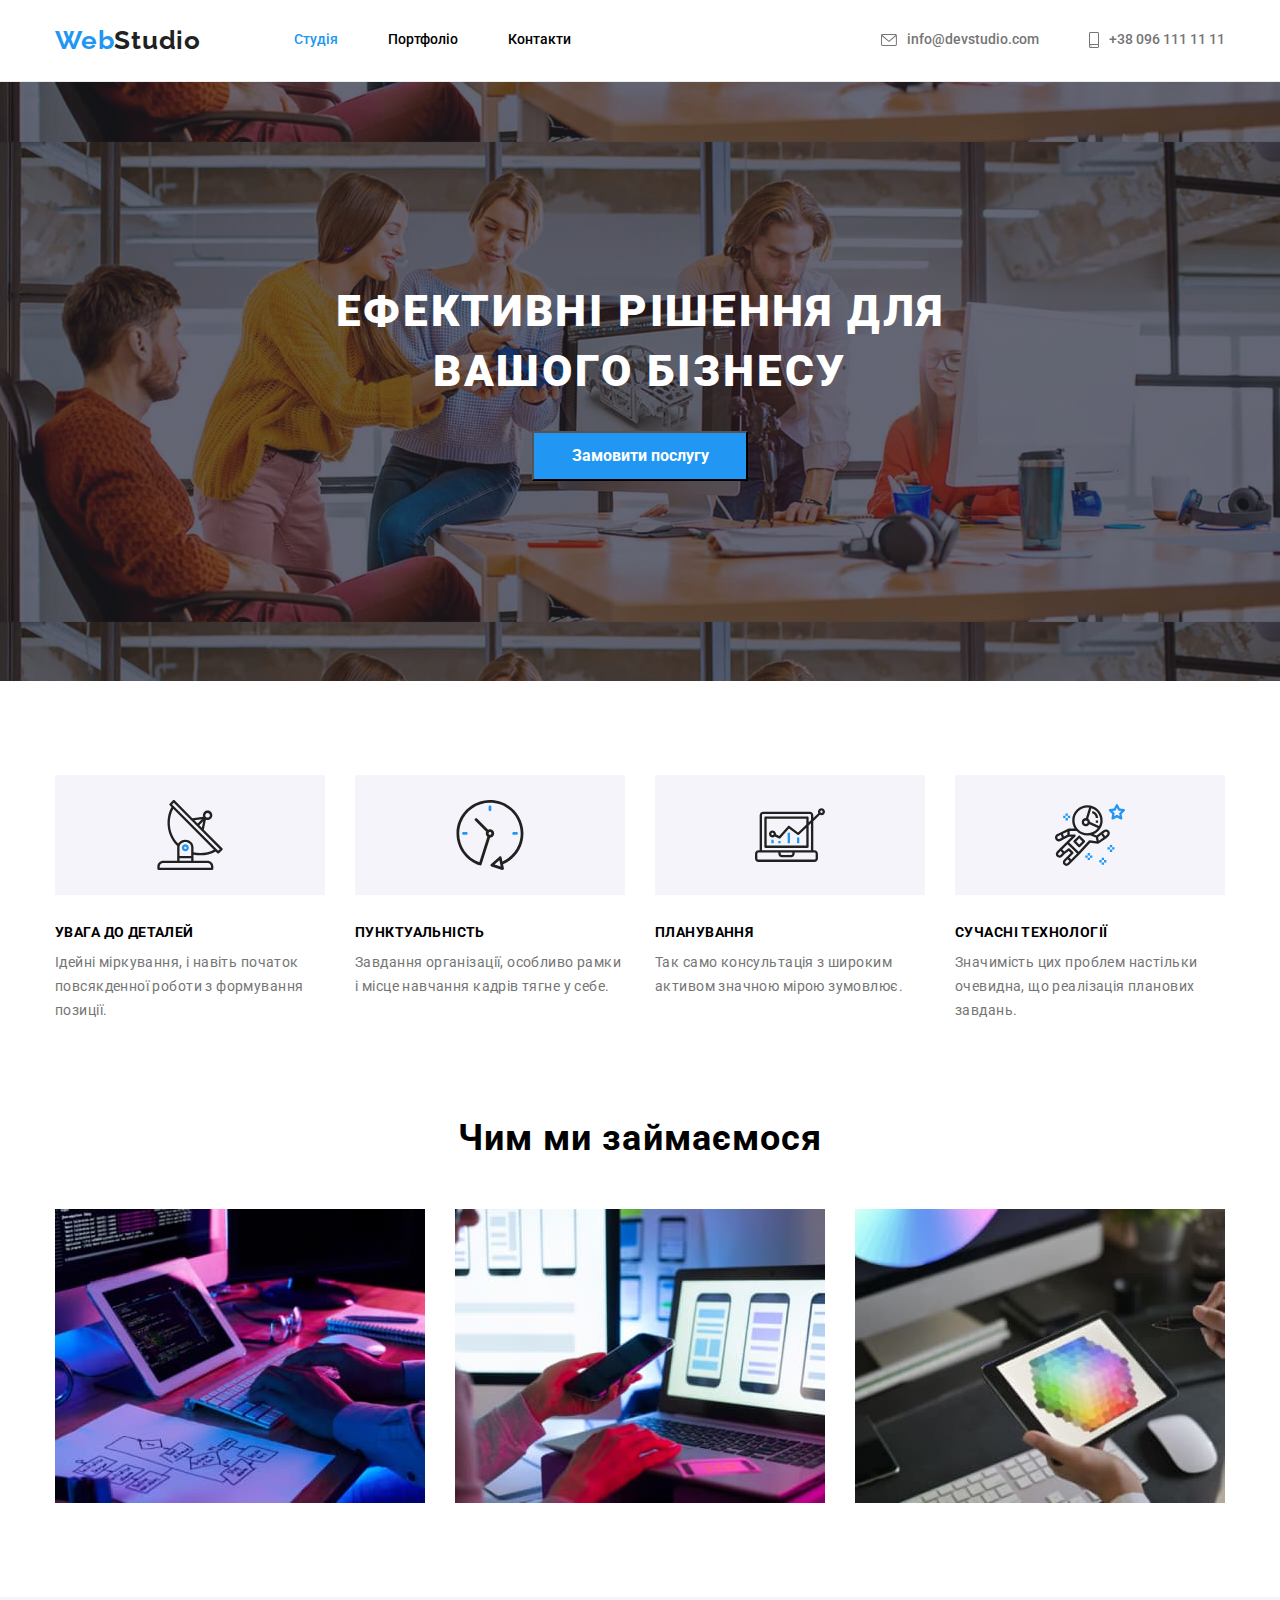
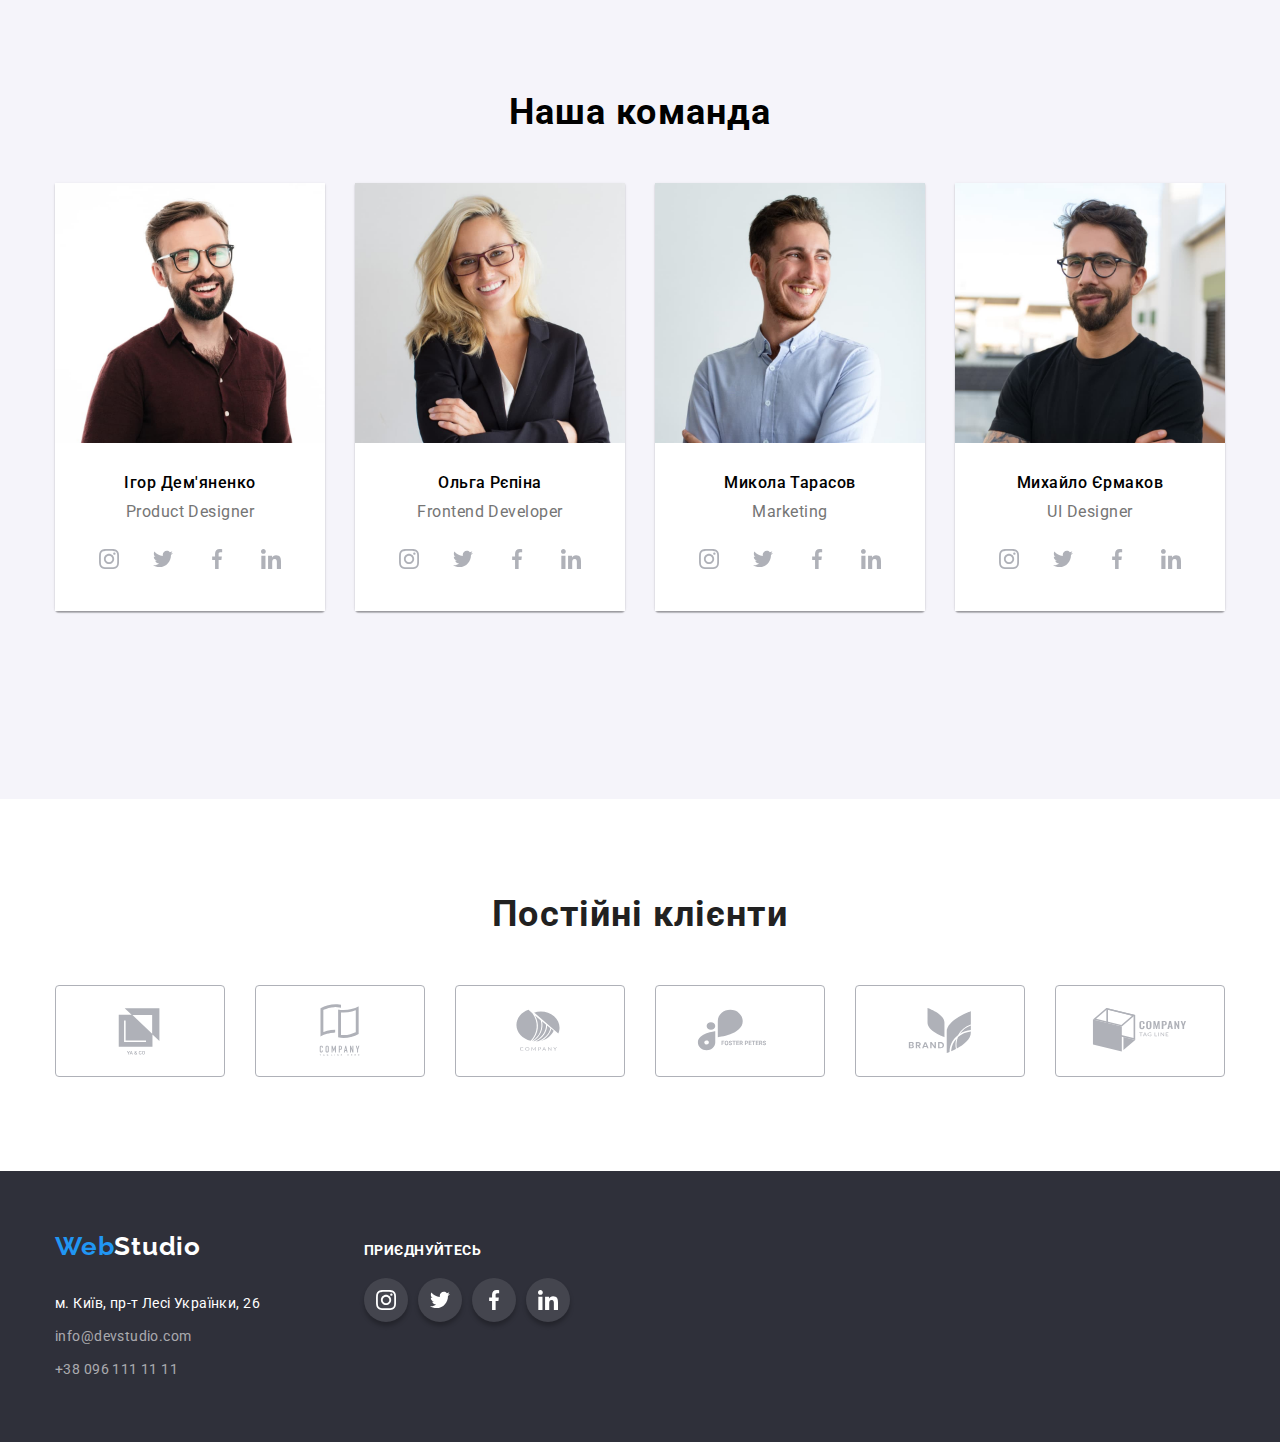
<file: index.html>
<!DOCTYPE html>
<html lang="uk">

<head>
  <meta charset="UTF-8" />
  <meta http-equiv="X-UA-Compatible" content="IE=edge" />
  <meta name="viewport" content="width=device-width, initial-scale=1.0" />
  <title>Web Studio</title>
  <link href="https://fonts.googleapis.com/css2?family=Raleway:wght@700&family=Roboto:wght@400;500;700;900&display=swap"
    rel="stylesheet" />
  <link rel="stylesheet"
    href="https://cdnjs.cloudflare.com/ajax/libs/modern-normalize/1.1.0/modern-normalize.min.css" />
  <link rel="stylesheet" href="./css/style.css" />
</head>

<body>
  <!-- Шапка сайта -->
  <header>
    <div class="container main-block">
      <nav class="logo-block">

        <a href="./index.html" class="logo">
          <span class="logo-firstwords">Web</span>Studio
        </a>

        <ul class="blocks">
          <li class="item"><a href="" class="nav-links-stud">Студія</a></li>
          <li class="item"><a href="./portfolio.html" class="nav-links">Портфоліо</a></li>
          <li class="item"><a href="" class="nav-links">Контакти</a></li>
        </ul>
      </nav>
      <ul class="second-blocks">
        <li class="item">

          <a href="mailto:info@devstudio.com" class="nav-links tlf">
            <svg class="special-icon" width="16" height="12">
              <use href="./Image/icons.svg#icon-envelope"></use>
            </svg>
            info@devstudio.com
          </a>
        </li>
        <li class="item">
          <a href="tel:+380961111111" class="nav-links tlf">
            <svg class="special-icon" width="10" height="16">
              <use href="./Image/icons.svg#icon-smartphone"></use>
            </svg>
            +38 096 111 11 11</a>
        </li>
      </ul>
    </div>
  </header>
  <main>
    <!-- Герой. Первая секция -->
    <section class="hero section">
      <div class="container">
        <h1 class="hero-topic">Ефективні рішення для вашого бізнесу</h1>

        <button type="button" class="btn-hero">Замовити послугу</button>
      </div>
    </section>
    <!-- Вторая секция -->

    <section class="section paramt-section">
      <div class="container">
        <!-- <h2>Друга секція про те як ми працюємо</h2> -->
        <ul class="second-part">
          <li class="second-link">
            <div class="item-part">
              <svg class="item-icon" width="70" height="70">
                <use href="./Image/icons.svg#icon-antenna"></use>
              </svg>
            </div>
            <h3 class="advant">УВАГА ДО ДЕТАЛЕЙ</h3>
            <p class="advant-text">
              Ідейні міркування, і навіть початок повсякденної роботи з
              формування позиції.
            </p>
          </li>
          <li class="second-link">
            <div class="item-part">
              <svg class="item-icon" width="70" height="70">
                <use href="./Image/icons.svg#icon-clock"></use>
              </svg>
            </div>
            <h3 class="advant">ПУНКТУАЛЬНІСТЬ</h3>
            <p class="advant-text">
              Завдання організації, особливо рамки і місце навчання кадрів тягне
              у себе.
            </p>
          </li>
          <li class="second-link">
            <div class="item-part">
              <svg class="item-icon" width="70" height="70">
                <use href="./Image/icons.svg#icon-diagram"></use>
              </svg>
            </div>
            <h3 class="advant">ПЛАНУВАННЯ</h3>
            <p class="advant-text">
              Так само консультація з широким активом значною мірою зумовлює.
            </p>
          </li>
          <li class="second-link">
            <div class="item-part">
              <svg class="item-icon" width="70" height="70">
                <use href="./Image/icons.svg#icon-astronaut"></use>
              </svg>
            </div>
            <h3 class="advant">СУЧАСНІ ТЕХНОЛОГІЇ</h3>
            <p class="advant-text">
              Значимість цих проблем настільки очевидна, що реалізація планових
              завдань.
            </p>
          </li>
        </ul>
      </div>
    </section>

    <!-- Третья секция -->

    <section class="section">
      <div class="container">
        <h2 class="about-us">Чим ми займаємося</h2>
        <ul class="third-blocks">
          <li class="three-item">
            <img src="./Image/box1.jpg" alt="Робота з моноблоком" width="370" class="picter-four" />
          </li>
          <li class="three-item">
            <img src="./Image/box2.jpg" alt="Робота з лептопом" width="370" class="picter-four" />
          </li>
          <li class="three-item">
            <img src="./Image/box3.jpg" alt="Робота з планшетом" width="370" class="picter-four" />
          </li>
        </ul>
      </div>
    </section>

    <!-- Четвертая секция -->

    <section class="section sectoin-color">
      <div class="container">

        <h2 class="about-us">Наша команда</h2>
        <ul class="fourth-blocks">
          <li class="fourth-item">
            <img src="./Image/img1.jpg" alt="Ігор Дем'яненко" width="270" class="foto-team" />
            <div class="name-prof">
              <h3 class="team">Ігор Дем'яненко</h3>
              <p class="team-prof">Product Designer</p>
              <ul class="social-list">
                <li class="social-item">
                  <a href="" class="social-link">
                    <svg class="social-icon" width="20" height="20">
                      <use href="./Image/icons.svg#icon-instagram"></use>
                    </svg>
                  </a>
                </li>
                <li class="social-item">
                  <a href="" class="social-link">
                    <svg class="social-icon" width="20" height="20">
                      <use href="./Image/icons.svg#icon-twitter"></use>
                    </svg>
                  </a>
                </li>
                <li class="social-item">
                  <a href="" class="social-link">
                    <svg class="social-icon" width="20" height="20">
                      <use href="./Image/icons.svg#icon-facebook"></use>
                    </svg>
                  </a>
                </li>
                <li class="social-item">
                  <a href="" class="social-link">
                    <svg class="social-icon" width="20" height="20">
                      <use href="./Image/icons.svg#icon-linkedin"></use>
                    </svg>
                  </a>
                </li>
              </ul>
            </div>
          </li>
          <li class="fourth-item">
            <img src="./Image/img2.jpg" alt="Ольга Рєпіна" width="270" class="foto-team" />
            <div class="name-prof">
              <h3 class="team">Ольга Рєпіна</h3>
              <p class="team-prof">Frontend Developer</p>
              <ul class="social-list">
                <li class="social-item">
                  <a href="" class="social-link">
                    <svg class="social-icon" width="20" height="20">
                      <use href="./Image/icons.svg#icon-instagram"></use>
                    </svg>
                  </a>
                </li>
                <li class="social-item">
                  <a href="" class="social-link">
                    <svg class="social-icon" width="20" height="20">
                      <use href="./Image/icons.svg#icon-twitter"></use>
                    </svg>
                  </a>
                </li>
                <li class="social-item">
                  <a href="" class="social-link">
                    <svg class="social-icon" width="20" height="20">
                      <use href="./Image/icons.svg#icon-facebook"></use>
                    </svg>
                  </a>
                </li>
                <li class="social-item">
                  <a href="" class="social-link">
                    <svg class="social-icon" width="20" height="20">
                      <use href="./Image/icons.svg#icon-linkedin"></use>
                    </svg>
                  </a>
                </li>
              </ul>
            </div>
          </li>
          <li class="fourth-item">
            <img src="./Image/img3.jpg" alt="Микола Тарасов" width="270" class="foto-team" />
            <div class="name-prof">
              <h3 class="team">Микола Тарасов</h3>
              <p class="team-prof">Marketing</p>
              <ul class="social-list">
                <li class="social-item">
                  <a href="" class="social-link">
                    <svg class="social-icon" width="20" height="20">
                      <use href="./Image/icons.svg#icon-instagram"></use>
                    </svg>
                  </a>
                </li>
                <li class="social-item">
                  <a href="" class="social-link">
                    <svg class="social-icon" width="20" height="20">
                      <use href="./Image/icons.svg#icon-twitter"></use>
                    </svg>
                  </a>
                </li>
                <li class="social-item">
                  <a href="" class="social-link">
                    <svg class="social-icon" width="20" height="20">
                      <use href="./Image/icons.svg#icon-facebook"></use>
                    </svg>
                  </a>
                </li>
                <li class="social-item">
                  <a href="" class="social-link">
                    <svg class="social-icon" width="20" height="20">
                      <use href="./Image/icons.svg#icon-linkedin"></use>
                    </svg>
                  </a>
                </li>
              </ul>
            </div>
          </li>
          <li class="fourth-item">
            <img src="./Image/img4.jpg" alt="Михайло Єрмаков" width="270" class="foto-team" />
            <div class="name-prof">
              <h3 class="team">Михайло Єрмаков</h3>
              <p class="team-prof">UI Designer</p>
              <ul class="social-list">
                <li class="social-item">
                  <a href="" class="social-link">
                    <svg class="social-icon" width="20" height="20">
                      <use href="./Image/icons.svg#icon-instagram"></use>
                    </svg>
                  </a>
                </li>
                <li class="social-item">
                  <a href="" class="social-link">
                    <svg class="social-icon" width="20" height="20">
                      <use href="./Image/icons.svg#icon-twitter"></use>
                    </svg>
                  </a>
                </li>
                <li class="social-item">
                  <a href="" class="social-link">
                    <svg class="social-icon" width="20" height="20">
                      <use href="./Image/icons.svg#icon-facebook"></use>
                    </svg>
                  </a>
                </li>
                <li class="social-item">
                  <a href="" class="social-link">
                    <svg class="social-icon" width="20" height="20">
                      <use href="./Image/icons.svg#icon-linkedin"></use>
                    </svg>
                  </a>
                </li>
              </ul>
            </div>
          </li>
        </ul>
      </div>
    </section>

    <!-- П`ята секція -->

    <section class="section">
      <div class="container">
        <h2 class="client-forever">Постійні клієнти</h2>


        <ul class="compani">
          <li class="compani-item">
            <a href="" class="compani-link">
              <svg class="compani-icon" width="106" height="60">
                <use href="./Image/icons.svg#icon-Logo"></use>
              </svg>
            </a>
          </li>
          <li class="compani-item">
            <a href="" class="compani-link">
              <svg class="compani-icon" width="106" height="60">
                <use href="./Image/icons.svg#icon-Logo_2"></use>
              </svg>
            </a>
          </li>
          <li class="compani-item">
            <a href="" class="compani-link">
              <svg class="compani-icon" width="106" height="60">
                <use href="./Image/icons.svg#icon-Logo_3"></use>
              </svg>
            </a>
          </li>
          <li class="compani-item">
            <a href="" class="compani-link">
              <svg class="compani-icon" width="106" height="60">
                <use href="./Image/icons.svg#icon-Logo_4"></use>
              </svg>
            </a>
          </li>
          <li class="compani-item">
            <a href="" class="compani-link">
              <svg class="compani-icon" width="106" height="60">
                <use href="./Image/icons.svg#icon-Logo_5"></use>
              </svg>
            </a>
          </li>
          <li class="compani-item">
            <a href="" class="compani-link">
              <svg class="compani-icon" width="106" height="60">
                <use href="./Image/icons.svg#icon-Logo_6"></use>
              </svg>
            </a>
          </li>
        </ul>
      </div>

    </section>

  </main>
  <!-- Футер -->
  <footer class="bgrfoot-color">
    <div class="container foot-conter">
      <div class="foot-adrt">
        <a href="./index.html" class="logo secondword">
          <span class="logo-firstwords">Web</span>Studio
        </a>

        <address class="all-adr">
          <span class="fotadr"> м. Київ, пр-т Лесі Українки, 26 </span>
          <a href="mailto:info@devstudio.com" class="adr-foot">info@devstudio.com</a>
          <a href="tel:+380961111111" class="adr-foot tlf-foot">+38 096 111 11 11</a>
        </address>
      </div>
      <div class="foot-icon">
        <h3 class="foot-articl">приєднуйтесь</h3>
        <ul class="social-list">
          <li class="social-item">
            <a href="" class="social-link foot-link">
              <svg class="social-icon foot-social" width="20" height="20">
                <use href="./Image/icons.svg#icon-instagram"></use>
              </svg>
            </a>
          </li>
          <li class="social-item">
            <a href="" class="social-link foot-link">
              <svg class="social-icon foot-social" width="20" height="20">
                <use href="./Image/icons.svg#icon-twitter"></use>
              </svg>
            </a>
          </li>
          <li class="social-item">
            <a href="" class="social-link foot-link">
              <svg class="social-icon foot-social" width="20" height="20">
                <use href="./Image/icons.svg#icon-facebook"></use>
              </svg>
            </a>
          </li>
          <li class="social-item">
            <a href="" class="social-link foot-link">
              <svg class="social-icon foot-social" width="20" height="20">
                <use href="./Image/icons.svg#icon-linkedin"></use>
              </svg>
            </a>
          </li>
        </ul>
      </div>
    </div>
  </footer>
</body>

</html>
</file>
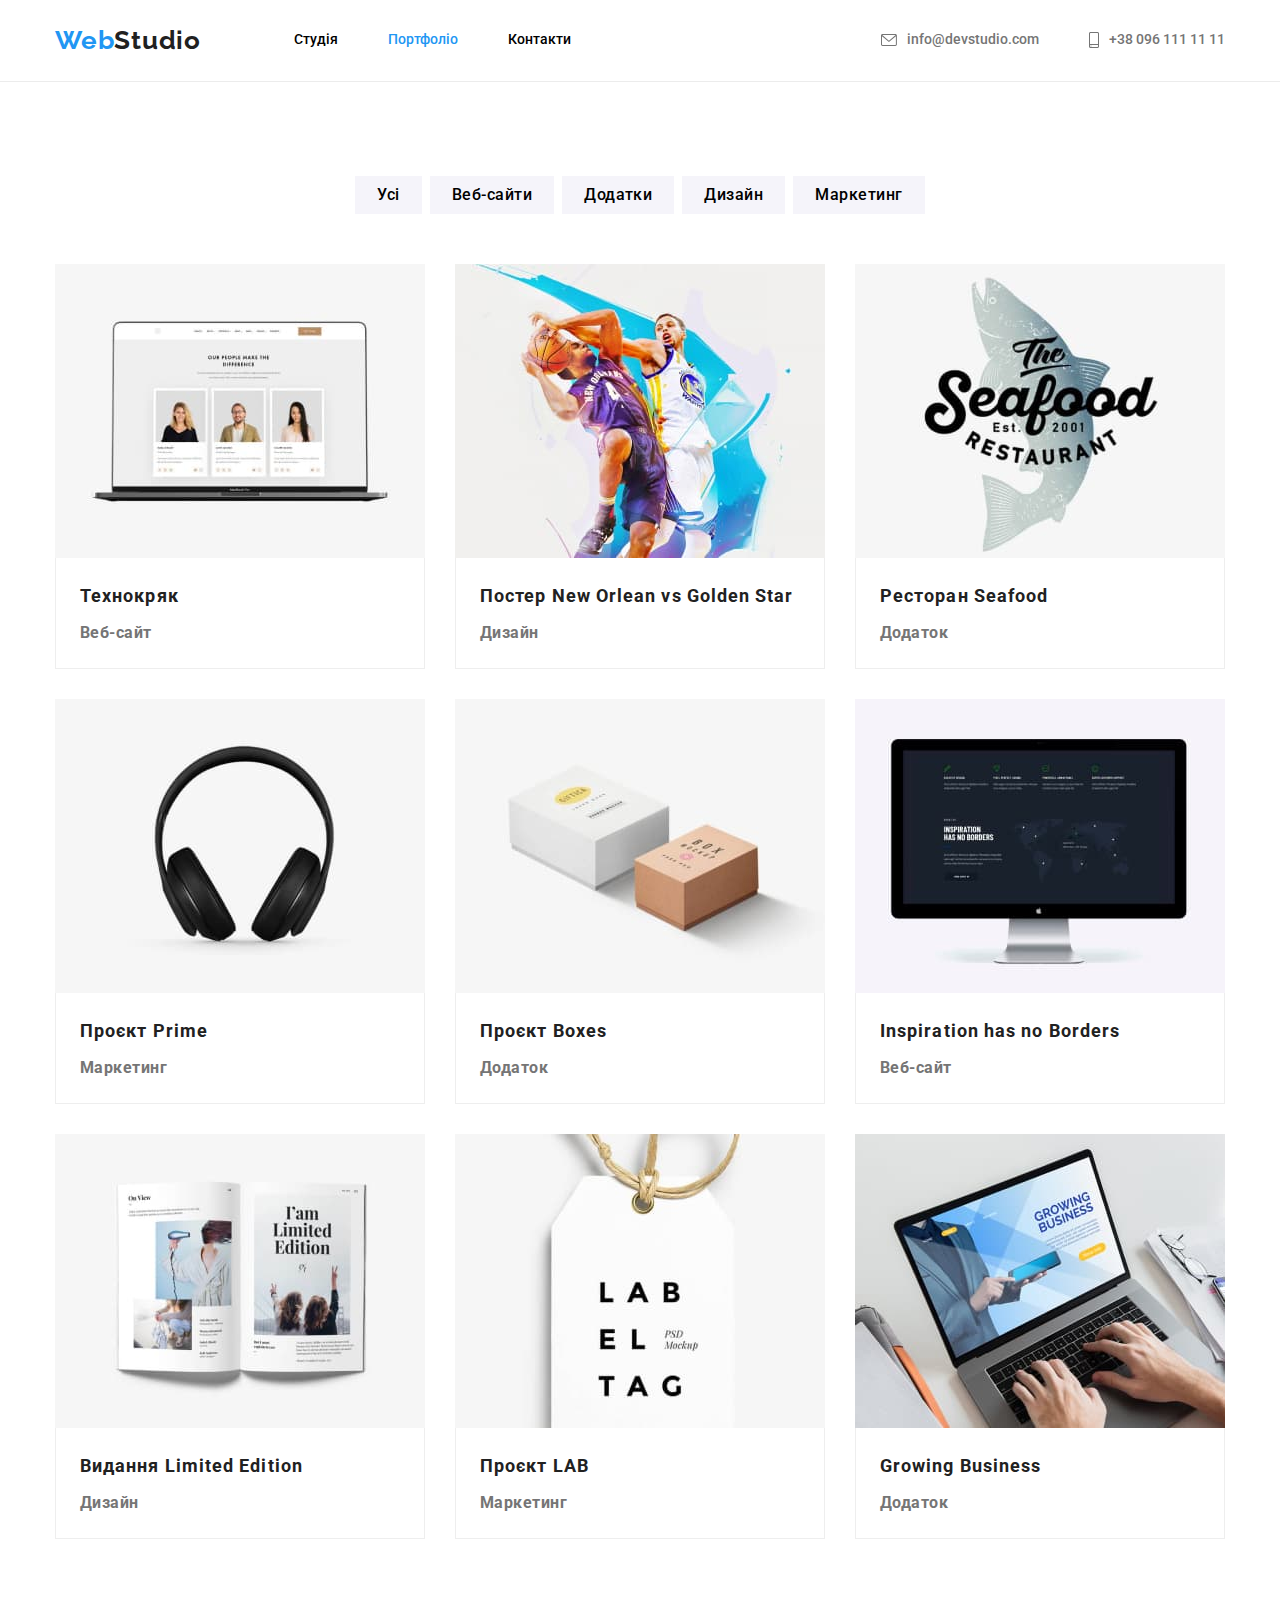
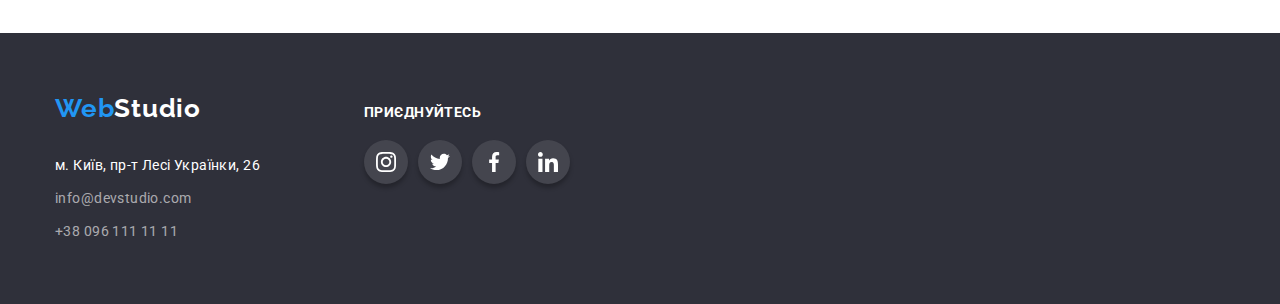
<file: portfolio.html>
<!DOCTYPE html>
<html lang="uk">

<head>
  <meta charset="UTF-8" />
  <meta http-equiv="X-UA-Compatible" content="IE=edge" />
  <meta name="viewport" content="width=device-width, initial-scale=1.0" />
  <title>Portfolio</title>
  <link href="https://fonts.googleapis.com/css2?family=Raleway:wght@700&family=Roboto:wght@400;500;700;900&display=swap"
    rel="stylesheet" />
  <link rel="stylesheet"
    href="https://cdnjs.cloudflare.com/ajax/libs/modern-normalize/1.1.0/modern-normalize.min.css" />
  <link rel="stylesheet" href="./css/style.css" />
</head>

<body>
  <header>
    <div class="container main-block">
      <nav class="logo-block">
        <a href="./index.html" class="logo">
          <span class="logo-firstwords">Web</span>Studio
        </a>
        <ul class="blocks">
          <li class="item"><a href="./index.html" class="nav-links">Студія</a></li>
          <li class="item">
            <a href="" class="nav-links-stud">Портфоліо</a>
          </li>
          <li class="item"><a href="" class="nav-links">Контакти</a></li>
        </ul>
      </nav>
      <ul class="second-blocks">
        <li class="item">
          <a href="mailto:info@devstudio.com" class="nav-links tlf">
            <svg class="special-icon" width="16" height="12">
              <use href="./Image/icons.svg#icon-envelope"></use>
            </svg>
            info@devstudio.com
          </a>
        </li>
        <li class="item">
          <a href="tel:+380961111111" class="nav-links tlf">
            <svg class="special-icon" width="10" height="16">
              <use href="./Image/icons.svg#icon-smartphone"></use>
            </svg>
            +38 096 111 11 11</a>
        </li>
      </ul>
    </div>
  </header>

  <main>
    <!-- <h1>Це є секція герої</h1> -->
    <section class="section">
      <div class="container">
        <ul class="bottom-section">
          <li class="botsec-item"><button type="button" class="btn-portfol">Усі</button></li>
          <li class="botsec-item"><button type="button" class="btn-portfol">Веб-сайти</button></li>
          <li class="botsec-item"><button type="button" class="btn-portfol">Додатки</button></li>
          <li class="botsec-item"><button type="button" class="btn-portfol">Дизайн</button></li>
          <li class="botsec-item"><button type="button" class="btn-portfol">Маркетинг</button></li>
        </ul>

        <!-- <h2>Це роботи студії</h2> -->
        <ul class="our-block">
          <li class="our-item">
            <a href="" class="name-client">
              <img src="./Image/portfolio1.jpg" alt="Технокряк" width="370" class="foto-client" />
              <div class="firm-text">
                <h3 class="firma-client">Технокряк</h3>
                <p class="text-client">Веб-сайт</p>
              </div>
            </a>
          </li>
          <li class="our-item">
            <a href="" class="name-client">
              <img src="./Image/portfolio2.jpg" alt="Постер New Orlean vs Golden Star" width="370"
                class="foto-client" />
              <div class="firm-text">
                <h3 class="firma-client">Постер New Orlean vs Golden Star</h3>
                <p class="text-client">Дизайн</p>
              </div>
            </a>
          </li>
          <li class="our-item">
            <a href="" class="name-client">
              <img src="./Image/portfolio3.jpg" alt="Ресторан Seafood" width="370" class="foto-client" />
              <div class="firm-text">
                <h3 class="firma-client">Ресторан Seafood</h3>
                <p class="text-client">Додаток</p>
              </div>
            </a>
          </li>
          <li class="our-item">
            <a href="" class="name-client">
              <img src="./Image/portfolio4.jpg" alt="Проєкт Prime" width="370" class="foto-client" />
              <div class="firm-text">
                <h3 class="firma-client">Проєкт Prime</h3>
                <p class="text-client">Маркетинг</p>
              </div>
            </a>
          </li>
          <li class="our-item">
            <a href="" class="name-client">
              <img src="./Image/portfolio5.jpg" alt="Проєкт Boxes" width="370" class="foto-client" />
              <div class="firm-text">
                <h3 class="firma-client">Проєкт Boxes</h3>
                <p class="text-client">Додаток</p>
              </div>
            </a>
          </li>
          <li class="our-item">
            <a href="" class="name-client">
              <img src="./Image/portfolio6.jpg" alt="Inspiration has no Borders" width="370" class="foto-client" />
              <div class="firm-text">
                <h3 class="firma-client">Inspiration has no Borders</h3>
                <p class="text-client">Веб-сайт</p>
              </div>
            </a>
          </li>
          <li class="our-item">
            <a href="" class="name-client">
              <img src="./Image/portfolio7.jpg" alt="Видання Limited Edition" width="370" class="foto-client" />
              <div class="firm-text">
                <h3 class="firma-client">Видання Limited Edition</h3>
                <p class="text-client">Дизайн</p>
              </div>
            </a>
          </li>
          <li class="our-item">
            <a href="" class="name-client">
              <img src="./Image/portfolio8.jpg" alt="Проєкт LAB" width="370" class="foto-client" />
              <div class="firm-text">
                <h3 class="firma-client">Проєкт LAB</h3>
                <p class="text-client">Маркетинг</p>
              </div>
            </a>
          </li>
          <li class="our-item">
            <a href="" class="name-client">
              <img src="./Image/portfolio9.jpg" alt="Growing Business" width="370" class="foto-client" />
              <div class="firm-text">
                <h3 class="firma-client">Growing Business</h3>
                <p class="text-client">Додаток</p>
              </div>
            </a>
          </li>
        </ul>
      </div>
    </section>
  </main>
  <!-- Footer -->
  <footer class="bgrfoot-color">
    <div class="container foot-conter">
      <div class="foot-adrt">
        <a href="./index.html" class="logo secondword">
          <span class="logo-firstwords">Web</span>Studio
        </a>

        <address class="all-adr">
          <span class="fotadr"> м. Київ, пр-т Лесі Українки, 26 </span>
          <a href="mailto:info@devstudio.com" class="adr-foot">info@devstudio.com</a>
          <a href="tel:+380961111111" class="adr-foot tlf-foot">+38 096 111 11 11</a>
        </address>
      </div>
      <div class="foot-icon">
        <h3 class="foot-articl">приєднуйтесь</h3>
        <ul class="social-list">
          <li class="social-item">
            <a href="" class="social-link foot-link">
              <svg class="social-icon foot-social" width="20" height="20">
                <use href="./Image/icons.svg#icon-instagram"></use>
              </svg>
            </a>
          </li>
          <li class="social-item">
            <a href="" class="social-link foot-link">
              <svg class="social-icon foot-social" width="20" height="20">
                <use href="./Image/icons.svg#icon-twitter"></use>
              </svg>
            </a>
          </li>
          <li class="social-item">
            <a href="" class="social-link foot-link">
              <svg class="social-icon foot-social" width="20" height="20">
                <use href="./Image/icons.svg#icon-facebook"></use>
              </svg>
            </a>
          </li>
          <li class="social-item">
            <a href="" class="social-link foot-link">
              <svg class="social-icon foot-social" width="20" height="20">
                <use href="./Image/icons.svg#icon-linkedin"></use>
              </svg>
            </a>
          </li>
        </ul>
      </div>
    </div>

  </footer>
</body>

</html>
</file>
<file: css/style.css>
.container {
  width: 1200px;
  margin: 0 auto;
  padding: 0 15px;
}
.section {
  padding-top: 94px;
  padding-bottom: 94px;
}

:root {
  --color-white-fontbgr: #ffffff;
  --primary-text-color: #212121;
  --button-wordfirst-color: #2196f3;
  --text-other-color: #757575;
  --footer-herobgr-color: #2f303a;
  --adress-footer-color: rgba(255, 255, 255, 0.6);
  --button-portfolio-color: #f5f4fa;
}
header {
  border-bottom: 1px solid #ececec;
}
h1,
h2,
h3,
h4,
h5,
h6,
ul,
p {
  margin: 0;
  padding: 0;
}

body {
  background-color: var(--color-white-fontbgr);
  color: var(--primary-text-colo);
  font-family: "Roboto", sans-serif;
  font-style: normal;
}
ul {
  list-style: none;
}

/* Header */
.main-block {
  display: flex;
  align-items: center;
  justify-content: space-between;
}
.logo-block {
  display: flex;

  align-items: center;
}
.logo {
  font-family: "Raleway";
  font-weight: 700;
  font-size: 26px;
  line-height: 1.19;
  letter-spacing: 0.03em;

  color: var(--primary-text-color);
  margin-right: 93px;
  text-decoration: none;
}
.logo-firstwords {
  color: var(--button-wordfirst-color);
}
.blocks {
  display: flex;
}
.nav-links {
  display: block;
  font-weight: 500;
  font-size: 14px;
  line-height: 1.14;
  color: var(--primary-text-colo);
  text-decoration: none;
  padding-top: 32.4px;
  padding-bottom: 32.4px;
}

.nav-links-stud {
  display: block;
  font-weight: 500;
  font-size: 14px;
  line-height: 1.14;
  color: var(--button-wordfirst-color);
  text-decoration: none;
  padding-top: 32.4px;
  padding-bottom: 32.4px;
}

.nav-links:hover .special-icon,
.nav-links:focus .special-icon {
  fill: var(--button-wordfirst-color);
}
.nav-links:hover,
.nav-links:focus {
  color: var(--button-wordfirst-color);
}

.item:not(:last-child) {
  margin-right: 50px;
}
.second-blocks {
  display: flex;
}
.second-blocks .item:not(:last-child) {
  margin-right: 50px;
}

.tlf {
  display: flex;
  align-items: center;
  justify-content: center;
  color: var(--text-other-color);
}
.special-icon {
  fill: var(--text-other-color);
  margin-right: 10px;
}

/* Hero */
.hero {
  max-width: 1600px;
  margin-left: auto;
  margin-right: auto;
  padding-top: 200px;
  padding-bottom: 200px;

  background-image: linear-gradient(
      rgba(47, 48, 58, 0.4),
      rgba(47, 48, 58, 0.4)
    ),
    url(../Image/Imghero.jpg);
  background-color: var(--footer-herobgr-color);
  background-size: contain;
  background-position: center;
}
.hero-topic {
  width: 696px;
  font-weight: 900;
  font-size: 44px;
  line-height: 1.36;
  letter-spacing: 0.06em;
  text-transform: uppercase;
  color: var(--color-white-fontbgr);
  margin-left: auto;
  margin-right: auto;
  margin-bottom: 30px;

  text-align: center;
}
.btn-hero {
  background-color: var(--button-wordfirst-color);
  color: var(--color-white-fontbgr);
  width: 216px;
  height: 50px;
  left: 580px;
  top: 424px;
  font-weight: 700;
  font-size: 16px;
  line-height: 1.88;
  cursor: pointer;
  display: block;
  margin-left: auto;
  margin-right: auto;
}

/* Second section */
.second-section {
  margin-bottom: 94px;
}
.advant {
  font-weight: 700;
  font-size: 14px;
  line-height: 1.14;
  letter-spacing: 0.03em;
  text-transform: uppercase;
  margin-bottom: 10px;
}
.advant-text {
  font-weight: 400;
  font-size: 14px;
  line-height: 1.71;
  letter-spacing: 0.03em;
  color: var(--text-other-color);
}
.second-part {
  display: flex;
}
.second-link {
  width: 270px;
}
.second-link:not(:last-child) {
  margin-right: 30px;
}
.second-part .item-part:not(:last-child) {
  margin-right: 30px;
}
.item-part {
  display: flex;
  align-items: center;
  justify-content: center;
  background-color: var(--button-portfolio-color);
  width: 270px;
  height: 120px;
  margin-bottom: 30px;
}

.paramt-section {
  padding-bottom: 0;
}

/* Third section */
.about-us {
  font-weight: 700;
  font-size: 36px;
  line-height: 1.17;
  letter-spacing: 0.03em;
  text-align: center;
  margin-bottom: 50px;
}
.third-blocks {
  display: flex;
  padding-left: 0;
}
.third-blocks .three-item:not(:last-child) {
  margin-right: 30px;
}
.picter-four {
  display: block;
}
/* Fourth section */
.team {
  font-weight: 500;
  font-size: 16px;
  line-height: 1.19;
  letter-spacing: 0.03em;
  margin-bottom: 10px;
  text-align: center;
}
.team-prof {
  font-size: 16px;
  line-height: 1.19;
  letter-spacing: 0.03em;
  color: var(--text-other-color);
  text-align: center;
  margin-bottom: 16px;
}
.foto-team {
  display: block;
}
.fourth-blocks {
  display: flex;
  padding-left: 0;
  margin-bottom: 94px;
}
.fourth-blocks .fourth-item:not(:last-child) {
  margin-right: 30px;
}
.name-prof {
  padding-top: 30px;
  padding-bottom: 30px;
  padding-left: 32px;
  padding-right: 32px;
  background-color: var(--color-white-fontbgr);
}

.social-list {
  display: flex;
  justify-content: space-between;
}
.social-link {
  display: flex;
  align-items: center;
  justify-content: center;
  width: 44px;
  height: 44px;
  background-color: var(--color-white-fontbgr);
  border-radius: 50%;
}
.social-link:hover,
.social-link:focus {
  background-color: var(--button-wordfirst-color);
}
.social-link:hover .social-icon,
.social-link:focus .social-icon {
  fill: var(--color-white-fontbgr);
}
.social-icon {
  fill: #afb1b8;
}
.fourth-item {
  box-shadow: 0px 1px 3px rgba(0, 0, 0, 0.12), 0px 1px 1px rgba(0, 0, 0, 0.14),
    0px 2px 1px rgba(0, 0, 0, 0.2);
  border-radius: 0px 0px 4px 4px;
}
.sectoin-color {
  background-color: var(--button-portfolio-color);
}
.client-forever {
  font-family: "Roboto";
  font-style: normal;
  font-weight: 700;
  font-size: 36px;
  line-height: 42px;
  text-align: center;
  letter-spacing: 0.03em;

  color: var(--primary-text-color);
  margin-bottom: 50px;
}
.compani {
  display: flex;
  justify-content: center;
  padding: 0;
}
.compani-icon {
  fill: #afb1b8;
}

.compani-link {
  display: flex;
  align-items: center;
  justify-content: center;
  border: 1px solid #afb1b8;
  border-radius: 4px;
  width: 170px;
  height: 92px;
}

.compani .compani-item:not(:last-child) {
  margin-right: 30px;
}
.compani-link:hover .compani-icon,
.compani-link:focus .compani-icon {
  fill: var(--button-wordfirst-color);
}
.compani-link:hover,
.compani-link:focus {
  border-color: var(--button-wordfirst-color);
}

/* Page portfolio */
.btn-portfol {
  background-color: var(--button-portfolio-color);
  font-weight: 500;
  font-size: 16px;
  line-height: 1.62;
  letter-spacing: 0.03em;
  cursor: pointer;
  padding-top: 6px;
  padding-right: 22px;
  padding-bottom: 6px;
  padding-left: 22px;
  border: none;
}
.our-item {
  margin-right: 30px;
  margin-bottom: 30px;
}
.name-client {
  display: block;
}
.name-client:hover,
.name-client:focus {
  box-shadow: 0px 4px 4px rgba(0, 0, 0, 0.25);
}
.our-item:nth-child(3n) {
  margin-right: 0;
}
.our-item:nth-last-child(-1n + 3) {
  margin-bottom: 0;
}
.btn-portfol:hover,
.btn-portfol:focus {
  background-color: var(--button-wordfirst-color);
  color: var(--color-white-fontbgr);
  box-shadow: 0px 4px 4px rgba(0, 0, 0, 0.25);
}
.our-block {
  display: flex;
  flex-wrap: wrap;
}

.bottom-section .botsec-item:not(:last-child) {
  margin-right: 8px;
}
.bottom-section {
  display: flex;
  margin-bottom: 50px;
  justify-content: center;
}
.name-client {
  font-weight: 700;
  font-size: 18px;
  line-height: 2;
  letter-spacing: 0.06em;
  color: var(--primary-text-colo);
  text-decoration: none;
}
.text-client {
  font-size: 16px;
  line-height: 1.88;
  letter-spacing: 0.03em;
  color: var(--text-other-color);
  text-decoration: none;
}
.firma-client {
  font-weight: 700;
  font-size: 18px;
  line-height: 2;
  letter-spacing: 0.06em;
  color: var(--primary-text-color);
  margin-bottom: 4px;
}
.foto-client {
  display: block;
  margin-bottom: 0;
}
.firm-text {
  padding-top: 20px;
  padding-bottom: 20px;
  padding-left: 24px;
  padding-right: 24px;
  border-left: 1px solid #eeeeee;
  border-right: 1px solid #eeeeee;
  border-bottom: 1px solid #eeeeee;
}

/* Footer */
.all-adr {
  font-style: normal;
  font-weight: 400;
  font-size: 14px;
  line-height: 1.71;
  letter-spacing: 0.03em;
  color: var(--color-white-fontbgr);
}
.bgrfoot-color {
  background-color: var(--footer-herobgr-color);
  padding-top: 60px;
  padding-bottom: 60px;
  margin-right: auto;
  margin-left: auto;
}
.secondword {
  display: block;
  color: var(--color-white-fontbgr);
  text-shadow: none;
  margin-bottom: 30px;
}

.fotadr {
  display: block;
  margin-bottom: 9px;
}
.all-adr .adr-foot {
  margin-bottom: 9px;
}

.adr-foot {
  display: block;
  font-size: 14px;
  line-height: 1.71;
  letter-spacing: 0.03em;
  color: rgba(255, 255, 255, 0.6);
  text-decoration: none;
}
.all-adr .tlf-foot {
  margin-bottom: 0;
}
.adr-foot:hover,
.adr-foot:focus {
  color: var(--button-wordfirst-color);
}
.social-item:not(:last-child) {
  margin-right: 10px;
}
.foot-articl {
  font-family: "Roboto";
  font-style: normal;
  font-weight: 700;
  font-size: 14px;
  line-height: 16px;
  letter-spacing: 0.03em;
  text-transform: uppercase;
  color: var(--color-white-fontbgr);
  margin-bottom: 20px;
}
.foot-link {
  background-color: rgba(255, 255, 255, 0.1);
  box-shadow: 0px 4px 4px rgba(0, 0, 0, 0.25);
}
.foot-social {
  fill: var(--color-white-fontbgr);
}

.foot-conter {
  display: flex;
  align-items: baseline;
}
.foot-adrt {
  display: block;
  margin-right: 70px;
}
</file>
